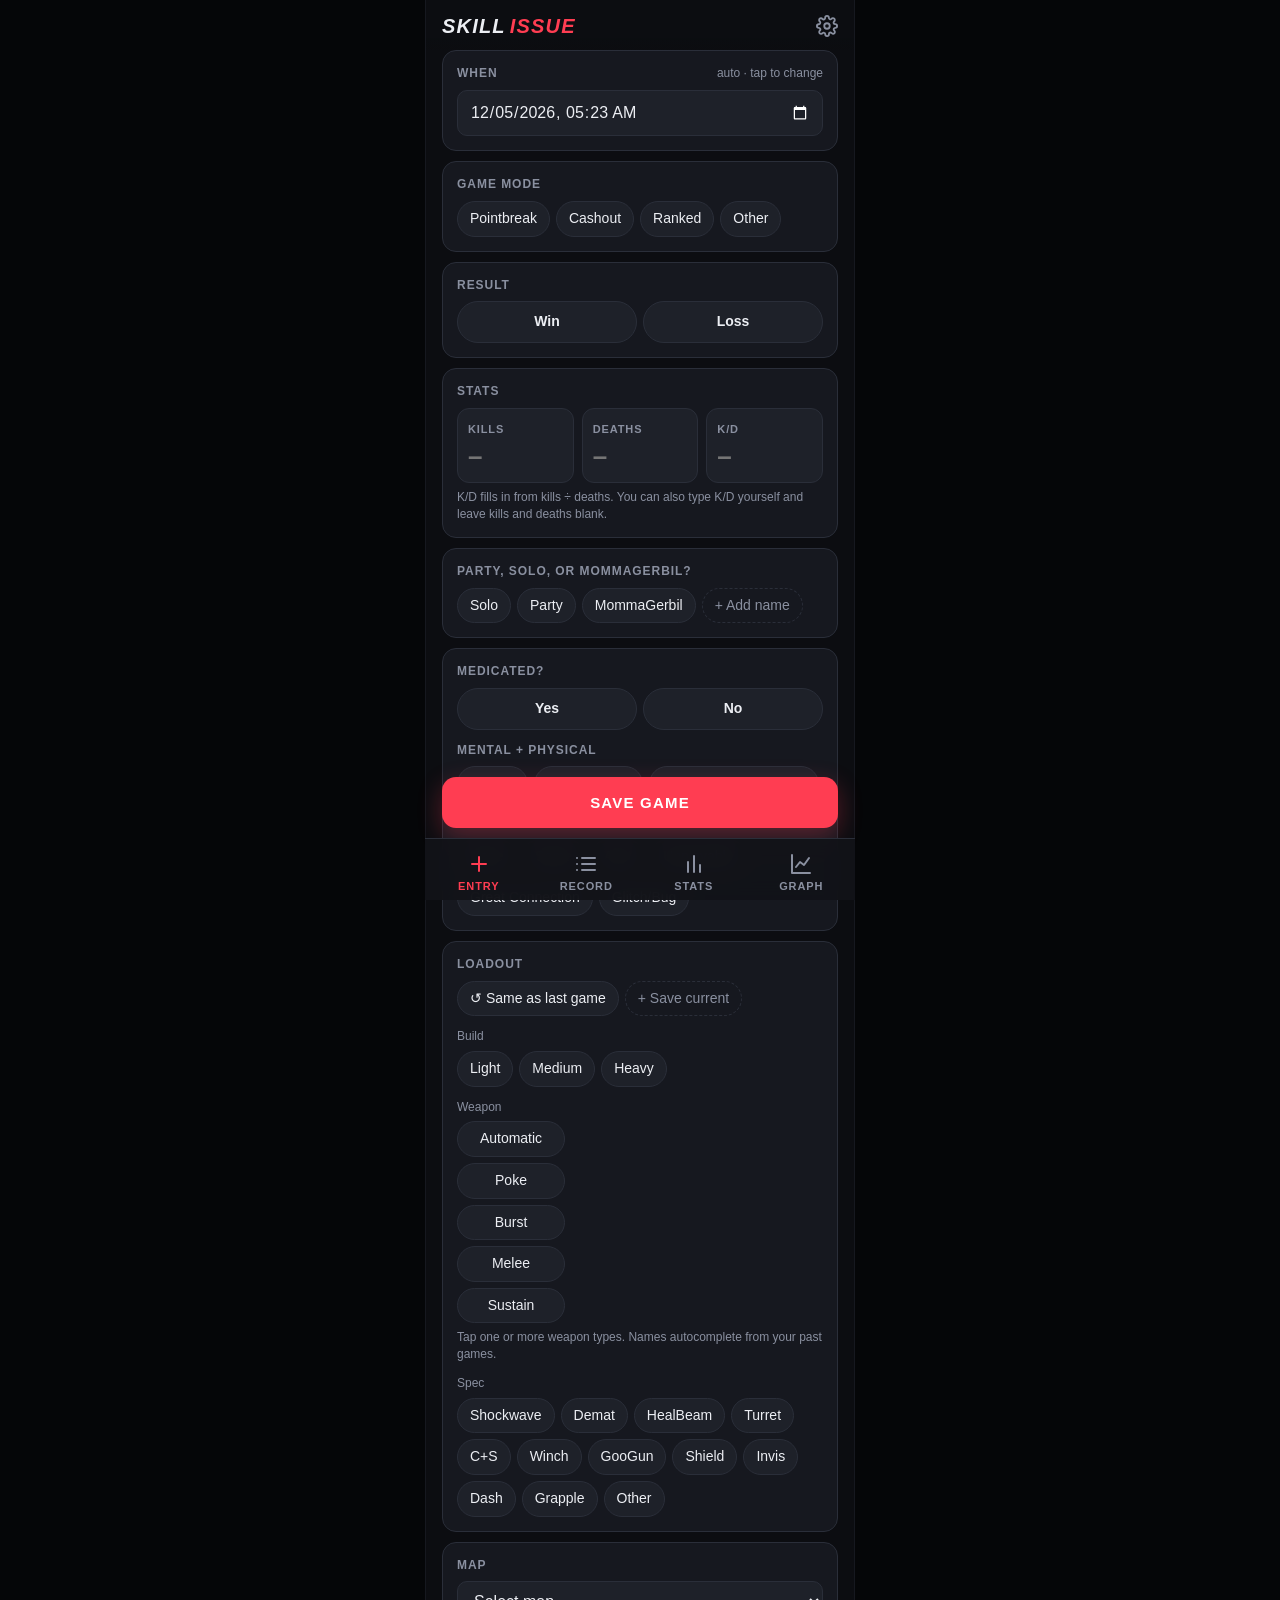
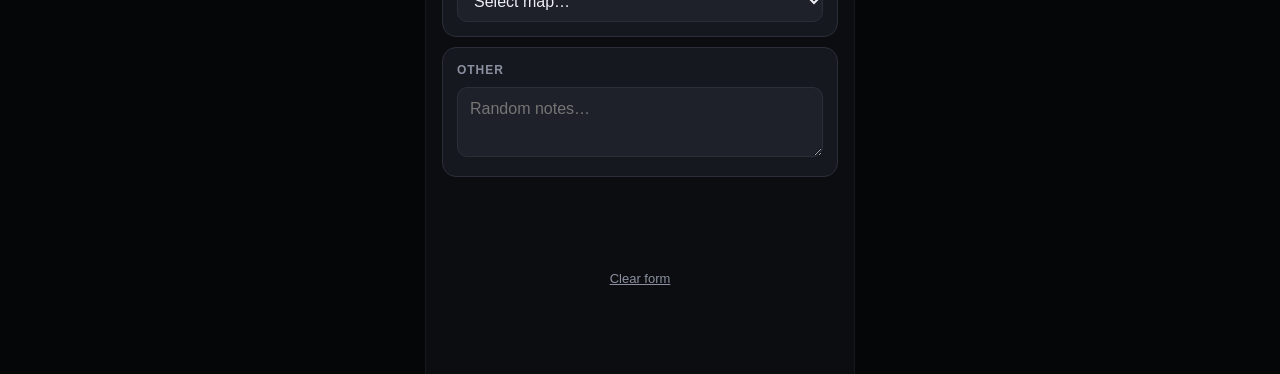
<file: index.html>
<!doctype html>
<html lang="en">
<head>
<meta charset="utf-8">
<meta name="viewport" content="width=device-width,initial-scale=1,viewport-fit=cover">
<title>Skill Issue</title>
<meta name="description" content="Log and graph your THE FINALS games.">
<meta name="theme-color" content="#0c0d11">
<meta name="apple-mobile-web-app-capable" content="yes">
<meta name="mobile-web-app-capable" content="yes">
<meta name="apple-mobile-web-app-status-bar-style" content="black-translucent">
<meta name="apple-mobile-web-app-title" content="Skill Issue">
<link rel="manifest" href="manifest.webmanifest">
<link rel="icon" type="image/png" sizes="192x192" href="icons/icon-192.png">
<link rel="apple-touch-icon" href="icons/apple-touch-icon.png">
<link rel="stylesheet" href="css/app.css">
<script src="vendor/chart.umd.min.js" defer></script>
<script type="module" src="js/main.js"></script>
</head>
<body>
<div id="app">
  <header class="top">
    <div class="brand">SKILL<span>ISSUE</span></div>
    <button id="settings" class="gear" aria-label="Settings and backup">
      <svg viewBox="0 0 24 24" fill="none" stroke="currentColor" stroke-width="2" stroke-linecap="round" stroke-linejoin="round"><circle cx="12" cy="12" r="3"/><path d="M19.4 15a1.7 1.7 0 0 0 .3 1.8l.1.1a2 2 0 1 1-2.8 2.8l-.1-.1a1.7 1.7 0 0 0-1.8-.3 1.7 1.7 0 0 0-1 1.5V21a2 2 0 1 1-4 0v-.1a1.7 1.7 0 0 0-1.1-1.5 1.7 1.7 0 0 0-1.8.3l-.1.1a2 2 0 1 1-2.8-2.8l.1-.1a1.7 1.7 0 0 0 .3-1.8 1.7 1.7 0 0 0-1.5-1H3a2 2 0 1 1 0-4h.1a1.7 1.7 0 0 0 1.5-1.1 1.7 1.7 0 0 0-.3-1.8l-.1-.1a2 2 0 1 1 2.8-2.8l.1.1a1.7 1.7 0 0 0 1.8.3H9a1.7 1.7 0 0 0 1-1.5V3a2 2 0 1 1 4 0v.1a1.7 1.7 0 0 0 1 1.5 1.7 1.7 0 0 0 1.8-.3l.1-.1a2 2 0 1 1 2.8 2.8l-.1.1a1.7 1.7 0 0 0-.3 1.8V9a1.7 1.7 0 0 0 1.5 1H21a2 2 0 1 1 0 4h-.1a1.7 1.7 0 0 0-1.5 1z"/></svg>
    </button>
  </header>

  <!-- ENTRY -->
  <section id="tab-entry" class="tab active">
    <div id="sessbar" class="sessbar hide" role="button"></div>
    <div id="editbar" class="editbar hide"><span>Editing an entry</span><button id="cancel-edit">Cancel</button></div>

    <div class="card">
      <div class="lbl">When <span class="lbl-note">auto · tap to change</span></div>
      <input type="datetime-local" id="f-ts" class="txt">
    </div>

    <div class="card">
      <div class="lbl">Game mode</div>
      <div class="chips" id="c-mode"></div>
      <input id="f-modeOther" class="txt sub hide" placeholder="Which mode?">
    </div>

    <div class="card">
      <div class="lbl">Result</div>
      <div class="chips big" id="c-result"></div>
      <div id="place-wrap" class="sub hide">
        <div class="sublbl">Placement</div>
        <div class="chips big grid3" id="c-place"></div>
      </div>
      <div id="stage-wrap" class="sub hide">
        <div class="sublbl">Ranked stage</div>
        <div class="chips" id="c-stage"></div>
      </div>
      <div id="rs-wrap" class="sub hide">
        <div class="sublbl">RS gained / lost <span style="opacity:.7">· graphed as win if +, loss if −</span></div>
        <div class="rs"><button type="button" id="rs-plus" class="pos" aria-label="RS gained">+</button><button type="button" id="rs-minus" class="neg" aria-label="RS lost">−</button><input id="f-rs" class="txt" inputmode="numeric" pattern="[0-9]*" placeholder="0" autocomplete="off"></div>
        <div class="sub sublbl">or your total RS after the game</div>
        <input id="f-rstotal" class="txt" inputmode="numeric" pattern="[0-9]*" placeholder="e.g. 24,471" autocomplete="off">
        <div id="rs-hint" class="hint"></div>
      </div>
    </div>

    <div class="card">
      <div class="lbl">Stats</div>
      <div class="stats">
        <div class="stat"><label for="f-k">Kills</label><input id="f-k" inputmode="numeric" pattern="[0-9]*" placeholder="–" autocomplete="off"></div>
        <div class="stat"><label for="f-d">Deaths</label><input id="f-d" inputmode="numeric" pattern="[0-9]*" placeholder="–" autocomplete="off"></div>
        <div class="stat" id="kd-stat"><label for="f-kd">K/D</label><span class="tag">AUTO</span><input id="f-kd" inputmode="decimal" placeholder="–" autocomplete="off"></div>
      </div>
      <div class="hint">K/D fills in from kills ÷ deaths. You can also type K/D yourself and leave kills and deaths blank.</div>
    </div>

    <div class="card">
      <div class="lbl">Party, Solo, or MommaGerbil?</div>
      <div class="chips" id="c-squad"></div>
      <div id="friend-add" class="inline hide"><input id="friend-name" class="txt" placeholder="Name" autocomplete="off"><button class="btn primary" id="friend-ok">Add</button></div>
      <div id="party-wrap" class="hide">
        <div class="sub sublbl">Party size</div>
        <div class="chips" id="c-psize"></div>
        <div class="sub sublbl">Teammate skill level</div>
        <select id="f-teammate" class="txt"></select>
      </div>
    </div>

    <div class="card">
      <div class="lbl">Medicated?</div>
      <div class="chips big" id="c-med"></div>
      <div class="sub lbl">Mental + Physical</div>
      <div class="chips" id="c-mental"></div>
      <div class="sub lbl">Lag?</div>
      <div class="chips" id="c-lag"></div>
    </div>

    <div class="card">
      <div class="lbl">Loadout</div>
      <div class="chips" id="c-saved"></div>
      <div id="saveload" class="inline hide"><input id="saveload-name" class="txt" placeholder="Name this loadout, e.g. Heavy Goo" autocomplete="off"><button class="btn primary" id="saveload-ok">Save</button></div>
      <div class="sub sublbl">Build</div>
      <div class="chips" id="c-build"></div>
      <div class="sub sublbl">Weapon</div>
      <div id="weapons"></div>
      <div class="sub sublbl">Spec</div>
      <div class="chips" id="c-spec"></div>
      <input id="f-specOther" class="txt sub hide" placeholder="Other spec">
    </div>

    <div class="card">
      <div class="lbl">Map</div>
      <select id="f-map" class="txt"></select>
      <input id="f-mapOther" class="txt sub hide" placeholder="">
    </div>

    <div class="card">
      <div class="lbl">Other</div>
      <textarea id="f-notes" class="txt" placeholder="Random notes…"></textarea>
    </div>

    <button class="save" id="save">Save game</button>
    <button class="linkbtn" id="clear-form">Clear form</button>
  </section>

  <!-- RECORD -->
  <section id="tab-record" class="tab">
    <h2 id="rec-count">Record</h2>
    <div id="rec-summary" class="rec-summary"></div>
    <div class="toolbar">
      <div class="seg" id="rec-sort" style="flex:none"><button data-v="new" class="on">Newest</button><button data-v="old">Oldest</button></div>
      <div class="row"><button class="btn sm" id="exp-xlsx">Export .xlsx</button><button class="btn sm" id="exp-csv">.csv</button></div>
    </div>
    <div id="rec-list"></div>
  </section>

  <!-- STATS -->
  <section id="tab-stats" class="tab">
    <h2>Stats</h2>
    <div id="stats-root"></div>
  </section>

  <!-- GRAPH -->
  <section id="tab-graph" class="tab">
    <h2>Graph</h2>
    <div class="gctl">
      <div class="seg" id="g-metric"></div>
      <div class="seg" id="g-range"></div>
      <div class="seg" id="g-view"></div>
    </div>
    <div class="card">
      <div class="chartwrap"><canvas id="chart"></canvas><div id="chart-empty" class="chart-empty hide"></div></div>
      <div class="legendnote"><span><i class="c"></i>single build</span><span><i></i>= mixed build</span><span id="metric-note"></span></div>
    </div>
    <div class="row" style="justify-content:space-between;margin:14px 2px 8px">
      <h2 style="margin:0">Lines</h2>
      <div class="row"><select id="g-preset" class="txt preset"></select><button class="btn sm" id="g-savepreset">Save preset</button></div>
    </div>
    <div id="presetsave" class="inline hide" style="margin-bottom:8px"><input id="preset-name" class="txt" placeholder="Preset name, e.g. Medium weapons compare" autocomplete="off"><button class="btn primary" id="preset-ok">Save</button></div>
    <div id="g-lines"></div>
    <button class="add" id="g-add">+ Add line</button>
    <div class="row" style="margin:14px 0 20px;justify-content:flex-end"><button class="btn sm" id="g-png">Export PNG</button><button class="btn sm" id="g-csv">Export data .csv</button></div>
  </section>

  <nav class="bottom">
    <button data-tab="entry" class="on"><svg viewBox="0 0 24 24" fill="none" stroke="currentColor" stroke-width="2" stroke-linecap="round"><path d="M12 5v14M5 12h14"/></svg>Entry</button>
    <button data-tab="record"><svg viewBox="0 0 24 24" fill="none" stroke="currentColor" stroke-width="2" stroke-linecap="round"><path d="M8 6h13M8 12h13M8 18h13M3 6h.01M3 12h.01M3 18h.01"/></svg>Record</button>
    <button data-tab="stats"><svg viewBox="0 0 24 24" fill="none" stroke="currentColor" stroke-width="2" stroke-linecap="round"><path d="M6 20V10M12 20V4M18 20v-7"/></svg>Stats</button>
    <button data-tab="graph"><svg viewBox="0 0 24 24" fill="none" stroke="currentColor" stroke-width="2" stroke-linecap="round" stroke-linejoin="round"><path d="M3 3v18h18"/><path d="M7 15l4-5 4 3 5-7"/></svg>Graph</button>
  </nav>

  <div class="scrim" id="scrim"></div>
  <div class="sheet" id="sheet"></div>
  <div id="toast" role="status" aria-live="polite"></div>
</div>
</body>
</html>
</file>
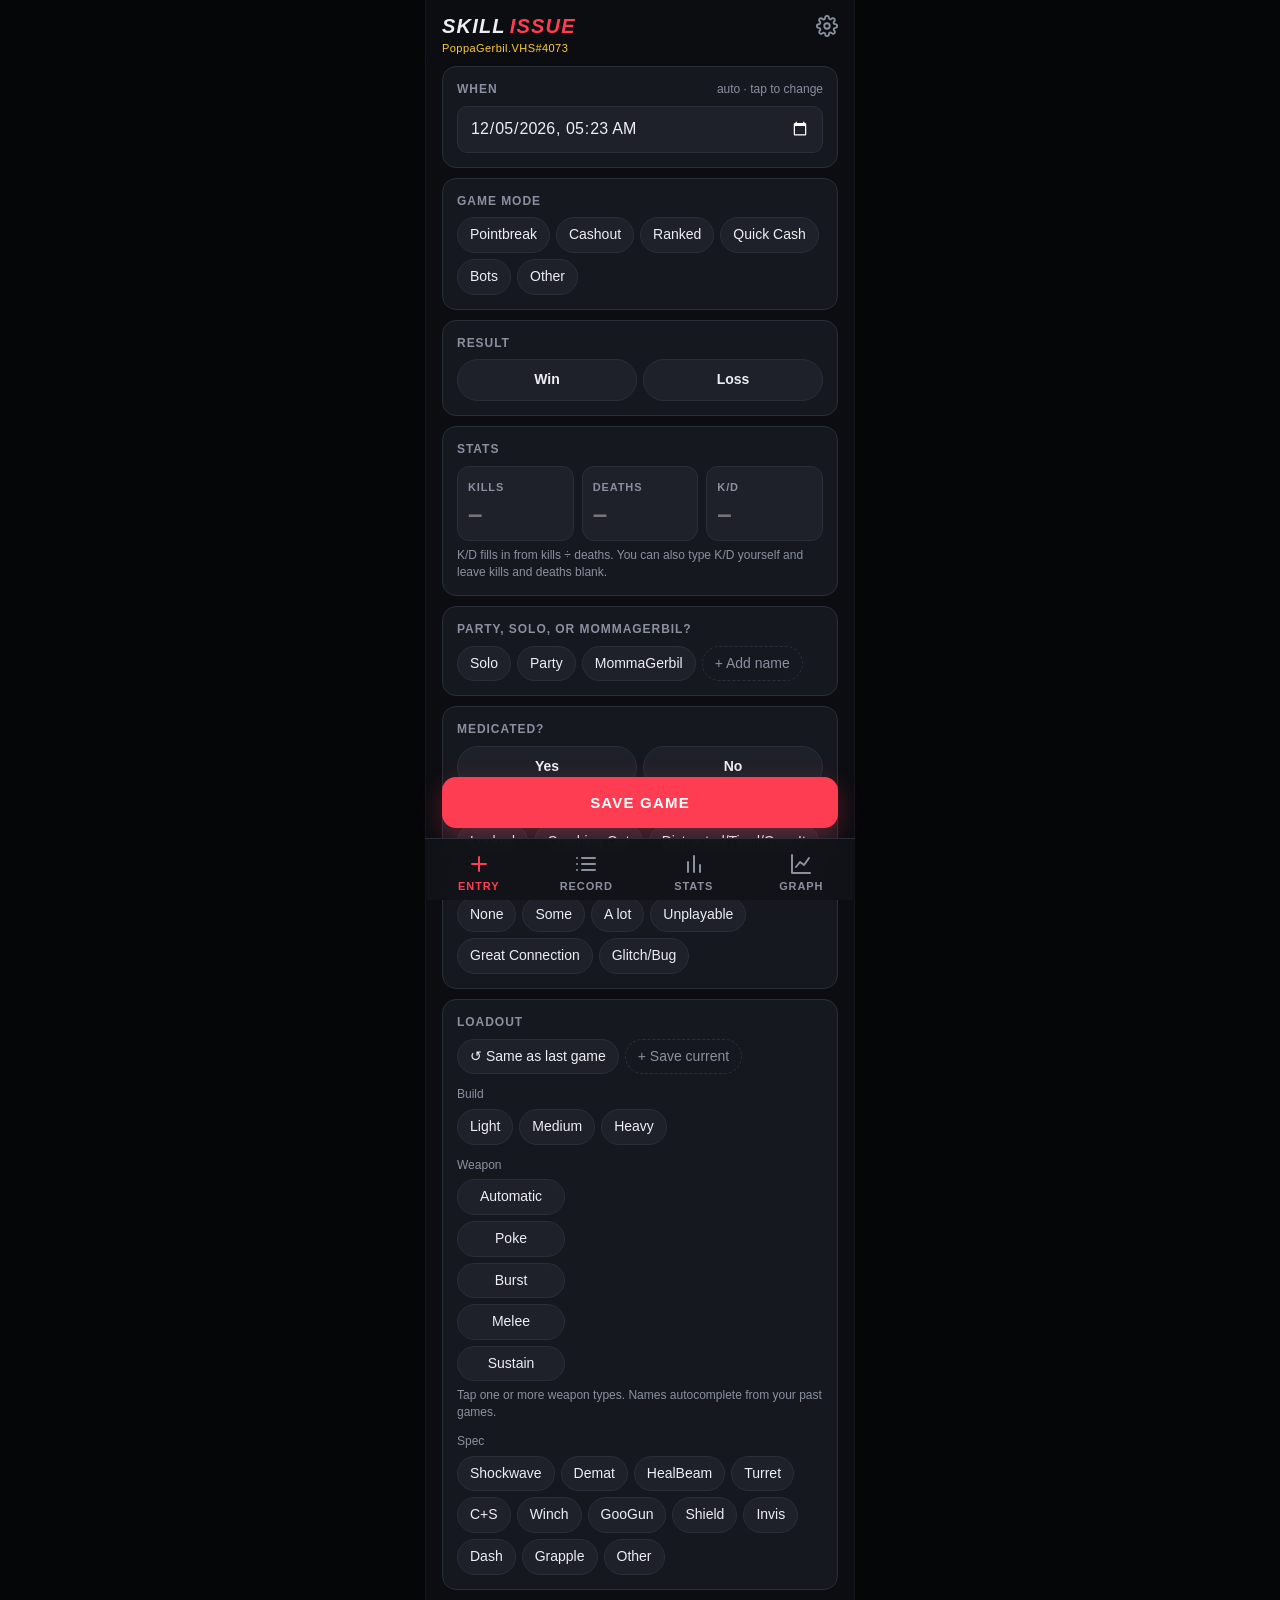
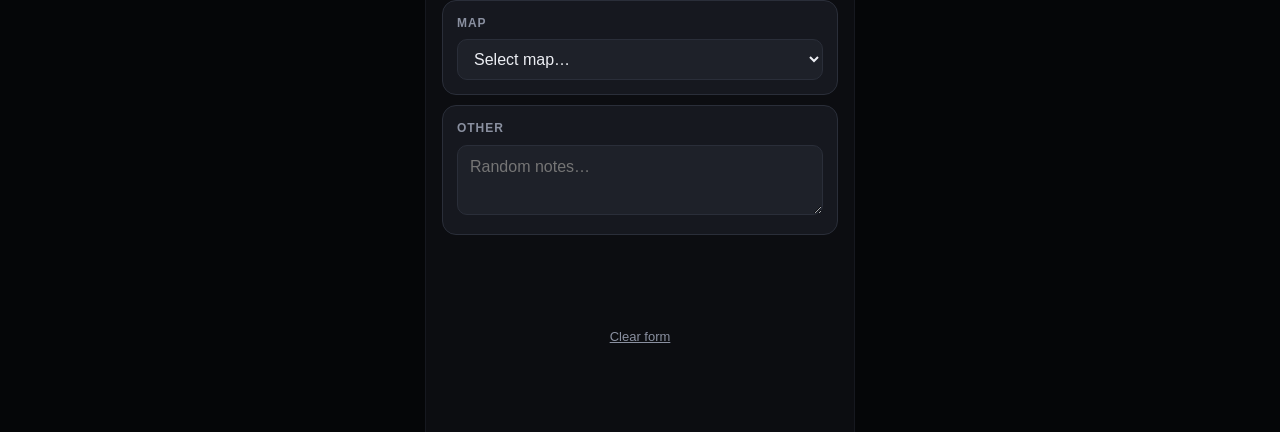
<file: me/index.html>
<!doctype html>
<!-- GENERATED by tools/build_personal.py from index.html. Edit index.html, then re-run. -->
<html lang="en">
<head>
<meta charset="utf-8">
<base href="../">
<meta name="si-app" content="me">
<meta name="viewport" content="width=device-width,initial-scale=1,viewport-fit=cover">
<title>Skill Issue · PoppaGerbil</title>
<meta name="description" content="Log and graph your THE FINALS games.">
<meta name="theme-color" content="#0c0d11">
<meta name="apple-mobile-web-app-capable" content="yes">
<meta name="mobile-web-app-capable" content="yes">
<meta name="apple-mobile-web-app-status-bar-style" content="black-translucent">
<meta name="apple-mobile-web-app-title" content="Poppa SI">
<link rel="manifest" href="me/manifest.webmanifest">
<link rel="icon" type="image/png" sizes="192x192" href="icons/me-192.png">
<link rel="apple-touch-icon" href="icons/me-apple-touch-icon.png">
<link rel="stylesheet" href="css/app.css">
<script src="vendor/chart.umd.min.js" defer></script>
<script type="module" src="js/main.js"></script>
</head>
<body>
<div id="app">
  <header class="top">
    <div class="brand">SKILL<span>ISSUE</span></div>
    <button id="settings" class="gear" aria-label="Settings and backup">
      <svg viewBox="0 0 24 24" fill="none" stroke="currentColor" stroke-width="2" stroke-linecap="round" stroke-linejoin="round"><circle cx="12" cy="12" r="3"/><path d="M19.4 15a1.7 1.7 0 0 0 .3 1.8l.1.1a2 2 0 1 1-2.8 2.8l-.1-.1a1.7 1.7 0 0 0-1.8-.3 1.7 1.7 0 0 0-1 1.5V21a2 2 0 1 1-4 0v-.1a1.7 1.7 0 0 0-1.1-1.5 1.7 1.7 0 0 0-1.8.3l-.1.1a2 2 0 1 1-2.8-2.8l.1-.1a1.7 1.7 0 0 0 .3-1.8 1.7 1.7 0 0 0-1.5-1H3a2 2 0 1 1 0-4h.1a1.7 1.7 0 0 0 1.5-1.1 1.7 1.7 0 0 0-.3-1.8l-.1-.1a2 2 0 1 1 2.8-2.8l.1.1a1.7 1.7 0 0 0 1.8.3H9a1.7 1.7 0 0 0 1-1.5V3a2 2 0 1 1 4 0v.1a1.7 1.7 0 0 0 1 1.5 1.7 1.7 0 0 0 1.8-.3l.1-.1a2 2 0 1 1 2.8 2.8l-.1.1a1.7 1.7 0 0 0-.3 1.8V9a1.7 1.7 0 0 0 1.5 1H21a2 2 0 1 1 0 4h-.1a1.7 1.7 0 0 0-1.5 1z"/></svg>
    </button>
  </header>

  <!-- ENTRY -->
  <section id="tab-entry" class="tab active">
    <div id="sessbar" class="sessbar hide" role="button"></div>
    <div id="editbar" class="editbar hide"><span>Editing an entry</span><button id="cancel-edit">Cancel</button></div>

    <div class="card">
      <div class="lbl">When <span class="lbl-note">auto · tap to change</span></div>
      <input type="datetime-local" id="f-ts" class="txt">
    </div>

    <div class="card">
      <div class="lbl">Game mode</div>
      <div class="chips" id="c-mode"></div>
      <input id="f-modeOther" class="txt sub hide" placeholder="Which mode?">
    </div>

    <div class="card">
      <div class="lbl">Result</div>
      <div class="chips big" id="c-result"></div>
      <div id="place-wrap" class="sub hide">
        <div class="sublbl">Placement</div>
        <div class="chips big grid3" id="c-place"></div>
      </div>
      <div id="stage-wrap" class="sub hide">
        <div class="sublbl">Ranked stage</div>
        <div class="chips" id="c-stage"></div>
      </div>
      <div id="rs-wrap" class="sub hide">
        <div class="sublbl">RS gained / lost <span style="opacity:.7">· graphed as win if +, loss if −</span></div>
        <div class="rs"><button type="button" id="rs-plus" class="pos" aria-label="RS gained">+</button><button type="button" id="rs-minus" class="neg" aria-label="RS lost">−</button><input id="f-rs" class="txt" inputmode="numeric" pattern="[0-9]*" placeholder="0" autocomplete="off"></div>
        <div class="sub sublbl">or your total RS after the game</div>
        <input id="f-rstotal" class="txt" inputmode="numeric" pattern="[0-9]*" placeholder="e.g. 24,471" autocomplete="off">
        <div id="rs-hint" class="hint"></div>
      </div>
    </div>

    <div class="card">
      <div class="lbl">Stats</div>
      <div class="stats">
        <div class="stat"><label for="f-k">Kills</label><input id="f-k" inputmode="numeric" pattern="[0-9]*" placeholder="–" autocomplete="off"></div>
        <div class="stat"><label for="f-d">Deaths</label><input id="f-d" inputmode="numeric" pattern="[0-9]*" placeholder="–" autocomplete="off"></div>
        <div class="stat" id="kd-stat"><label for="f-kd">K/D</label><span class="tag">AUTO</span><input id="f-kd" inputmode="decimal" placeholder="–" autocomplete="off"></div>
      </div>
      <div class="hint">K/D fills in from kills ÷ deaths. You can also type K/D yourself and leave kills and deaths blank.</div>
    </div>

    <div class="card">
      <div class="lbl">Party, Solo, or MommaGerbil?</div>
      <div class="chips" id="c-squad"></div>
      <div id="friend-add" class="inline hide"><input id="friend-name" class="txt" placeholder="Name" autocomplete="off"><button class="btn primary" id="friend-ok">Add</button></div>
      <div id="party-wrap" class="hide">
        <div class="sub sublbl">Party size</div>
        <div class="chips" id="c-psize"></div>
        <div class="sub sublbl">Teammate skill level</div>
        <select id="f-teammate" class="txt"></select>
      </div>
    </div>

    <div class="card">
      <div class="lbl">Medicated?</div>
      <div class="chips big" id="c-med"></div>
      <div class="sub lbl">Mental + Physical</div>
      <div class="chips" id="c-mental"></div>
      <div class="sub lbl">Lag?</div>
      <div class="chips" id="c-lag"></div>
    </div>

    <div class="card">
      <div class="lbl">Loadout</div>
      <div class="chips" id="c-saved"></div>
      <div id="saveload" class="inline hide"><input id="saveload-name" class="txt" placeholder="Name this loadout, e.g. Heavy Goo" autocomplete="off"><button class="btn primary" id="saveload-ok">Save</button></div>
      <div class="sub sublbl">Build</div>
      <div class="chips" id="c-build"></div>
      <div class="sub sublbl">Weapon</div>
      <div id="weapons"></div>
      <div class="sub sublbl">Spec</div>
      <div class="chips" id="c-spec"></div>
      <input id="f-specOther" class="txt sub hide" placeholder="Other spec">
    </div>

    <div class="card">
      <div class="lbl">Map</div>
      <select id="f-map" class="txt"></select>
      <input id="f-mapOther" class="txt sub hide" placeholder="">
    </div>

    <div class="card">
      <div class="lbl">Other</div>
      <textarea id="f-notes" class="txt" placeholder="Random notes…"></textarea>
    </div>

    <button class="save" id="save">Save game</button>
    <button class="linkbtn" id="clear-form">Clear form</button>
  </section>

  <!-- RECORD -->
  <section id="tab-record" class="tab">
    <h2 id="rec-count">Record</h2>
    <div id="rec-summary" class="rec-summary"></div>
    <div class="toolbar">
      <div class="seg" id="rec-sort" style="flex:none"><button data-v="new" class="on">Newest</button><button data-v="old">Oldest</button></div>
      <div class="row"><button class="btn sm" id="exp-xlsx">Export .xlsx</button><button class="btn sm" id="exp-csv">.csv</button></div>
    </div>
    <div id="rec-list"></div>
  </section>

  <!-- STATS -->
  <section id="tab-stats" class="tab">
    <h2>Stats</h2>
    <div id="stats-root"></div>
  </section>

  <!-- GRAPH -->
  <section id="tab-graph" class="tab">
    <h2>Graph</h2>
    <div class="gctl">
      <div class="seg" id="g-metric"></div>
      <div class="seg" id="g-range"></div>
      <div class="seg" id="g-view"></div>
    </div>
    <div class="card">
      <div class="chartwrap"><canvas id="chart"></canvas><div id="chart-empty" class="chart-empty hide"></div></div>
      <div class="legendnote"><span><i class="c"></i>single build</span><span><i></i>= mixed build</span><span id="metric-note"></span></div>
    </div>
    <div class="row" style="justify-content:space-between;margin:14px 2px 8px">
      <h2 style="margin:0">Lines</h2>
      <div class="row"><select id="g-preset" class="txt preset"></select><button class="btn sm" id="g-savepreset">Save preset</button></div>
    </div>
    <div id="presetsave" class="inline hide" style="margin-bottom:8px"><input id="preset-name" class="txt" placeholder="Preset name, e.g. Medium weapons compare" autocomplete="off"><button class="btn primary" id="preset-ok">Save</button></div>
    <div id="g-lines"></div>
    <button class="add" id="g-add">+ Add line</button>
    <div class="row" style="margin:14px 0 20px;justify-content:flex-end"><button class="btn sm" id="g-png">Export PNG</button><button class="btn sm" id="g-csv">Export data .csv</button></div>
  </section>

  <nav class="bottom">
    <button data-tab="entry" class="on"><svg viewBox="0 0 24 24" fill="none" stroke="currentColor" stroke-width="2" stroke-linecap="round"><path d="M12 5v14M5 12h14"/></svg>Entry</button>
    <button data-tab="record"><svg viewBox="0 0 24 24" fill="none" stroke="currentColor" stroke-width="2" stroke-linecap="round"><path d="M8 6h13M8 12h13M8 18h13M3 6h.01M3 12h.01M3 18h.01"/></svg>Record</button>
    <button data-tab="stats"><svg viewBox="0 0 24 24" fill="none" stroke="currentColor" stroke-width="2" stroke-linecap="round"><path d="M6 20V10M12 20V4M18 20v-7"/></svg>Stats</button>
    <button data-tab="graph"><svg viewBox="0 0 24 24" fill="none" stroke="currentColor" stroke-width="2" stroke-linecap="round" stroke-linejoin="round"><path d="M3 3v18h18"/><path d="M7 15l4-5 4 3 5-7"/></svg>Graph</button>
  </nav>

  <div class="scrim" id="scrim"></div>
  <div class="sheet" id="sheet"></div>
  <div id="toast" role="status" aria-live="polite"></div>
</div>
</body>
</html>
</file>
<file: css/app.css>
:root {
  --bg: #0c0d11; --panel: #16181f; --panel2: #1e2129; --line: #2a2e39; --text: #eceef3; --muted: #8a90a0;
  --accent: #ff3d52; --accent2: #ffcc33; --win: #35d07f; --loss: #ff5a67; --radius: 14px;
  --nav-h: calc(62px + env(safe-area-inset-bottom));
  color-scheme: dark;
}
* { box-sizing: border-box; -webkit-tap-highlight-color: transparent; }
html, body { margin: 0; background: var(--bg); color: var(--text); font: 15px/1.4 -apple-system, BlinkMacSystemFont, "Inter", "Segoe UI", sans-serif; -webkit-text-size-adjust: 100%; }
body.locked { overflow: hidden; }
@media (min-width: 470px) { html, body { background: #050608; } #app { border-left: 1px solid #16181f; border-right: 1px solid #16181f; } }
#app { max-width: 430px; margin: 0 auto; min-height: 100vh; min-height: 100dvh; background: var(--bg); position: relative; padding-bottom: calc(var(--nav-h) + 16px); }
button, input, select, textarea { font: inherit; color: inherit; }
button { cursor: pointer; }
/* 16px+ on inputs stops iPhone Safari from zooming in when a field is tapped */
input, select, textarea { font-size: 16px; }

header.top { position: sticky; top: 0; z-index: 5; display: flex; align-items: center; justify-content: space-between; padding: calc(12px + env(safe-area-inset-top)) 16px 10px; background: linear-gradient(var(--bg) 75%, transparent); }
.brand { font-weight: 900; letter-spacing: .06em; font-size: 20px; font-style: italic; }
.brand span { color: var(--accent); margin-left: 4px; }
.gear { background: none; border: none; color: var(--muted); padding: 6px; margin: -6px; }
.gear svg { width: 22px; height: 22px; display: block; }

.tab { display: none; padding: 0 16px; }
.tab.active { display: block; }
h2 { font-size: 13px; letter-spacing: .12em; text-transform: uppercase; color: var(--muted); margin: 14px 2px 8px; font-weight: 700; }
.card { background: var(--panel); border: 1px solid var(--line); border-radius: var(--radius); padding: 14px; margin-bottom: 10px; }
.lbl { font-size: 12px; font-weight: 700; letter-spacing: .08em; text-transform: uppercase; color: var(--muted); margin-bottom: 8px; display: flex; justify-content: space-between; align-items: center; }
.lbl-note { text-transform: none; letter-spacing: 0; font-weight: 500; }
.sub { margin-top: 12px; }
.sublbl { font-size: 12px; color: var(--muted); margin-bottom: 6px; }
.muted { color: var(--muted); font-size: 13px; }
.chips { display: flex; flex-wrap: wrap; gap: 6px; }
.chip { border: 1px solid var(--line); background: var(--panel2); border-radius: 99px; padding: 7px 12px; font-size: 14px; white-space: nowrap; transition: background .12s, border-color .12s; }
.chip.on { background: var(--accent); border-color: var(--accent); color: #fff; font-weight: 600; }
.chip.ghost { background: transparent; border-style: dashed; color: var(--muted); }
.chips.big .chip { flex: 1; text-align: center; padding: 10px 0; font-weight: 700; }
.chips.big .chip.on.w { background: var(--win); border-color: var(--win); color: #062414; }
.chips.big .chip.on.l { background: var(--loss); border-color: var(--loss); }
.chips.grid3 { display: grid; grid-template-columns: repeat(3, 1fr); }
.txt { width: 100%; background: var(--panel2); border: 1px solid var(--line); border-radius: 10px; padding: 10px 12px; outline: none; }
.txt:focus { border-color: var(--accent); }
textarea.txt { min-height: 70px; resize: vertical; }
input[type="datetime-local"].txt { min-height: 44px; }
.row { display: flex; gap: 8px; align-items: center; }
.hint { font-size: 12px; color: var(--muted); margin-top: 6px; }
.hide { display: none !important; }

.stats { display: grid; grid-template-columns: 1fr 1fr 1fr; gap: 8px; }
.stat { background: var(--panel2); border: 1px solid var(--line); border-radius: 12px; padding: 8px 10px; position: relative; }
.stat label { font-size: 11px; color: var(--muted); letter-spacing: .08em; text-transform: uppercase; font-weight: 700; }
.stat input { width: 100%; background: none; border: none; outline: none; font-size: 26px; font-weight: 800; padding: 0; }
.stat .tag { position: absolute; top: 7px; right: 8px; font-size: 9px; letter-spacing: .1em; color: var(--muted); display: none; }
.stat.auto .tag { display: block; }

/* K/D tiers: under 1 red, 1–1.99 yellow, 2–2.99 green, 3+ shiny ruby */
.kd-bad { color: #ff5a67 !important; }
.kd-ok { color: #ffcc33 !important; }
.kd-good { color: #35d07f !important; }
.kd-ruby { color: #e0115f !important; animation: ruby 2.2s ease-in-out infinite; }
@keyframes ruby {
  0%, 100% { color: #c2104f; text-shadow: 0 0 4px rgba(224, 17, 95, .45); }
  50% { color: #ff4d8d; text-shadow: 0 0 10px rgba(255, 77, 141, .9), 0 0 18px rgba(224, 17, 95, .5); }
}
@media (prefers-reduced-motion: reduce) { .kd-ruby { animation: none; text-shadow: 0 0 8px rgba(255, 77, 141, .8); } }

.rs { display: flex; gap: 8px; }
.rs button { width: 48px; flex: none; border-radius: 10px; border: 1px solid var(--line); background: var(--panel2); font-size: 20px; font-weight: 800; }
.rs button.pos { color: var(--win); } .rs button.neg { color: var(--loss); }
.rs button.on.pos { background: var(--win); border-color: var(--win); color: #062414; }
.rs button.on.neg { background: var(--loss); border-color: var(--loss); color: #fff; }

.wrow { display: grid; grid-template-columns: 108px 1fr; gap: 8px; align-items: center; margin-bottom: 6px; }
.wrow .chip { text-align: center; }
.wrow input { padding: 8px 10px; }

.save { position: sticky; bottom: calc(var(--nav-h) + 10px); margin: 14px 0 4px; width: 100%; padding: 15px; border: none; border-radius: 14px; background: var(--accent); color: #fff; font-weight: 800; letter-spacing: .08em; text-transform: uppercase; font-size: 15px; box-shadow: 0 8px 24px rgba(255, 61, 82, .3); z-index: 3; }
.save:active { transform: scale(.99); }
.linkbtn { display: block; margin: 6px auto 0; background: none; border: none; color: var(--muted); font-size: 13px; text-decoration: underline; padding: 8px; }
.editbar { background: #2b2210; border: 1px solid #5b4715; color: var(--accent2); border-radius: 12px; padding: 10px 12px; margin-bottom: 10px; display: flex; justify-content: space-between; align-items: center; font-size: 14px; }
.editbar button { background: none; border: 1px solid #5b4715; color: var(--accent2); border-radius: 8px; padding: 4px 10px; }
.inline { display: flex; gap: 6px; margin-top: 8px; }
.inline .txt { padding: 8px 10px; }
.btn { border: 1px solid var(--line); background: var(--panel2); border-radius: 10px; padding: 8px 12px; font-size: 14px; white-space: nowrap; }
.btn.primary { background: var(--accent); border-color: var(--accent); color: #fff; font-weight: 700; }
.btn.sm { padding: 6px 10px; font-size: 13px; }
.btn.danger, .btn.danger.primary { background: var(--loss); border-color: var(--loss); color: #fff; white-space: normal; }

nav.bottom { position: fixed; bottom: 0; left: 50%; transform: translateX(-50%); width: 100%; max-width: 430px; height: var(--nav-h); display: flex; background: rgba(18, 19, 24, .96); -webkit-backdrop-filter: blur(10px); backdrop-filter: blur(10px); border-top: 1px solid var(--line); padding: 8px 0 env(safe-area-inset-bottom); z-index: 10; }
nav.bottom button { flex: 1; background: none; border: none; color: var(--muted); display: flex; flex-direction: column; align-items: center; justify-content: center; gap: 3px; font-size: 11px; font-weight: 700; letter-spacing: .08em; text-transform: uppercase; }
nav.bottom button.on { color: var(--accent); }
nav svg { width: 24px; height: 24px; }

.toolbar { display: flex; gap: 6px; align-items: center; justify-content: space-between; margin: 4px 0 10px; flex-wrap: wrap; }
.rec { background: var(--panel); border: 1px solid var(--line); border-radius: var(--radius); padding: 12px 14px; margin-bottom: 8px; cursor: pointer; }
.rec .r1 { display: flex; justify-content: space-between; align-items: center; font-size: 12px; color: var(--muted); }
.rec .r2 { display: flex; justify-content: space-between; align-items: flex-end; margin-top: 4px; gap: 10px; }
.rec .title { font-weight: 700; font-size: 16px; }
.rec .rsv { font-size: 14px; } .rsv.pos { color: var(--win); } .rsv.neg { color: var(--loss); }
.rec .kd { font-size: 24px; font-weight: 900; line-height: 1; text-align: right; }
.rec .kd small { display: block; font-size: 11px; color: var(--muted); font-weight: 600; margin-top: 2px; }
.badge { font-size: 11px; font-weight: 800; padding: 2px 8px; border-radius: 99px; letter-spacing: .05em; }
.badge.W { background: rgba(53, 208, 127, .15); color: var(--win); } .badge.L { background: rgba(255, 90, 103, .15); color: var(--loss); }
.tags { display: flex; flex-wrap: wrap; gap: 4px; margin-top: 8px; }
.tags span { font-size: 11px; background: var(--panel2); border: 1px solid var(--line); border-radius: 6px; padding: 2px 6px; color: #c5c9d4; }
.tags span.warn { border-color: #5b4715; color: var(--accent2); }
.detail { margin-top: 10px; padding-top: 10px; border-top: 1px solid var(--line); font-size: 13px; color: #c5c9d4; }
.detail div { margin-bottom: 3px; }
.detail b { color: var(--muted); font-weight: 600; }
.empty { text-align: center; color: var(--muted); padding: 50px 20px; font-size: 14px; }
.empty .big { font-size: 18px; font-weight: 800; color: var(--text); margin-bottom: 6px; }

.seg { display: flex; background: var(--panel2); border: 1px solid var(--line); border-radius: 10px; padding: 3px; gap: 2px; overflow-x: auto; scrollbar-width: none; }
.seg button { flex: 1; border: none; background: none; border-radius: 8px; padding: 7px 8px; font-size: 13px; font-weight: 600; color: var(--muted); white-space: nowrap; }
.seg button.on { background: var(--accent); color: #fff; }
.gctl { display: grid; gap: 8px; margin-bottom: 10px; }
.chartwrap { height: 290px; position: relative; }
.chart-empty { position: absolute; inset: 0; display: flex; align-items: center; justify-content: center; text-align: center; color: var(--muted); font-size: 14px; padding: 30px; pointer-events: none; }
.legendnote { display: flex; gap: 14px; font-size: 12px; color: var(--muted); margin-top: 8px; flex-wrap: wrap; }
.legendnote i { display: inline-block; width: 9px; height: 9px; background: var(--muted); margin-right: 5px; vertical-align: middle; }
.legendnote i.c { border-radius: 50%; }
.txt.preset { padding: 6px 8px; width: auto; max-width: 150px; font-size: 13px; }
.ln { display: flex; align-items: center; gap: 8px; background: var(--panel); border: 1px solid var(--line); border-radius: 12px; padding: 10px 12px; margin-bottom: 6px; }
.ln.off { opacity: .45; }
.ln .dot { width: 12px; height: 12px; border-radius: 50%; flex: none; }
.ln .meta { flex: 1; min-width: 0; }
.ln .name { font-weight: 700; font-size: 14px; }
.ln .count { color: var(--muted); font-weight: 500; font-size: 12px; }
.ln .sum { font-size: 12px; color: var(--muted); white-space: nowrap; overflow: hidden; text-overflow: ellipsis; }
.ln .ib { background: none; border: none; color: var(--muted); padding: 6px; }
.ln .ib svg { width: 18px; height: 18px; display: block; }
.add { width: 100%; border: 1px dashed var(--line); background: none; color: var(--text); border-radius: 12px; padding: 11px; font-weight: 700; }

.scrim { position: fixed; inset: 0; background: rgba(0, 0, 0, .6); z-index: 20; display: none; }
.scrim.open { display: block; }
.sheet { position: fixed; left: 50%; transform: translateX(-50%); bottom: 0; width: 100%; max-width: 430px; max-height: 88vh; max-height: 88dvh; overflow: auto; overscroll-behavior: contain; background: var(--bg); border-top: 1px solid var(--line); border-radius: 18px 18px 0 0; z-index: 21; padding: 8px 16px calc(24px + env(safe-area-inset-bottom)); display: none; }
.sheet.open { display: block; }
.grab { width: 40px; height: 4px; border-radius: 4px; background: var(--line); margin: 4px auto 10px; }
.sheethead { display: flex; justify-content: space-between; align-items: center; position: sticky; top: -8px; background: var(--bg); padding: 6px 0 10px; z-index: 2; }
.swatches { display: flex; gap: 8px; flex-wrap: wrap; }
.sw { width: 30px; height: 30px; border-radius: 50%; border: 2px solid transparent; cursor: pointer; }
.sw.on { border-color: #fff; }
.fsec { margin-top: 14px; }
.fsec .sublbl { display: flex; justify-content: space-between; gap: 8px; }
.fsec .sublbl em { font-style: normal; color: var(--accent2); white-space: nowrap; }
.mrow { display: flex; justify-content: space-between; align-items: center; gap: 8px; padding: 6px 0; border-bottom: 1px solid var(--line); }
.mrow:last-child { border-bottom: none; }

#toast { position: fixed; left: 50%; bottom: calc(var(--nav-h) + 20px); transform: translateX(-50%) translateY(20px); background: #fff; color: #111; padding: 10px 16px; border-radius: 99px; font-weight: 600; font-size: 14px; opacity: 0; pointer-events: none; transition: .2s; z-index: 40; max-width: 90vw; text-align: center; }
#toast.show { opacity: 1; transform: translateX(-50%) translateY(0); }

/* ---------- Stats tab ---------- */
.pos { color: var(--win); } .neg { color: var(--loss); }
.rec-summary { margin: -4px 2px 10px; font-size: 13px; color: var(--muted); font-weight: 600; }
.tiles { display: grid; grid-template-columns: repeat(auto-fit, minmax(118px, 1fr)); gap: 8px; }
.tile { background: var(--panel2); border: 1px solid var(--line); border-radius: 12px; padding: 8px 10px; min-width: 0; }
.tile > span { display: block; font-size: 11px; color: var(--muted); letter-spacing: .08em; text-transform: uppercase; font-weight: 700; }
.tile b { display: block; font-size: 22px; font-weight: 900; line-height: 1.2; }
.tile small { display: block; font-size: 11px; color: var(--muted); overflow: hidden; text-overflow: ellipsis; white-space: nowrap; }
.kd-bad-bg { background: #ff5a67; } .kd-ok-bg { background: #ffcc33; } .kd-good-bg { background: #35d07f; } .kd-ruby-bg { background: #e0115f; }
.tierbar { display: flex; height: 10px; border-radius: 6px; overflow: hidden; gap: 2px; }
.tierbar i { display: block; min-width: 4px; }
.tierlegend { display: flex; flex-wrap: wrap; gap: 10px; font-size: 12px; color: var(--muted); margin-top: 6px; }
.tierlegend i { display: inline-block; width: 9px; height: 9px; border-radius: 2px; margin-right: 5px; vertical-align: middle; }
.bar { display: grid; grid-template-columns: 1fr 1.2fr auto; gap: 8px; align-items: center; font-size: 13px; margin-bottom: 5px; }
.bar div { height: 8px; background: var(--panel2); border-radius: 5px; overflow: hidden; }
.bar div i { display: block; height: 100%; background: var(--accent); border-radius: 5px; }
.bar em { font-style: normal; color: var(--muted); font-size: 12px; min-width: 64px; text-align: right; }
.hl div { font-size: 14px; padding: 7px 0; border-bottom: 1px solid var(--line); color: #c5c9d4; }
.hl div:last-child { border-bottom: none; }
.hl b { color: var(--text); }
details.bd { padding: 0; }
details.bd summary { list-style: none; display: flex; justify-content: space-between; align-items: center; padding: 13px 14px; font-weight: 700; cursor: pointer; }
details.bd summary::-webkit-details-marker { display: none; }
details.bd summary em { font-style: normal; color: var(--muted); font-size: 12px; font-weight: 600; }
details.bd summary em::after { content: ' ▾'; }
details.bd[open] summary em::after { content: ' ▴'; }
details.bd > :not(summary) { margin: 0 14px 12px; }
table.bt { width: calc(100% - 28px); border-collapse: collapse; font-size: 14px; }
table.bt th { font-size: 11px; color: var(--muted); font-weight: 700; text-align: right; padding: 4px 6px; letter-spacing: .06em; }
table.bt td { padding: 7px 6px; border-top: 1px solid var(--line); text-align: right; font-variant-numeric: tabular-nums; vertical-align: middle; }
table.bt td:first-child, table.bt th:first-child { text-align: left; padding-left: 0; word-break: break-word; }
table.bt td:nth-child(4) { font-weight: 800; }
table.bt td small { display: block; font-size: 10px; color: var(--muted); font-weight: 500; }
table.bt td:last-child, table.bt th:last-child { width: 34px; padding-right: 0; }
.gt { background: var(--panel2); border: 1px solid var(--line); color: var(--muted); border-radius: 8px; padding: 5px; line-height: 0; }
.gt svg, .gt-inline svg { width: 15px; height: 15px; }
.gt-inline { display: inline-block; vertical-align: middle; color: var(--muted); line-height: 0; }
.chipbar { display: flex; align-items: center; justify-content: space-between; background: #2b2210; border: 1px solid #5b4715; color: var(--accent2); border-radius: 10px; padding: 6px 6px 6px 12px; font-size: 13px; font-weight: 600; }
.chipbar button { background: none; border: none; color: var(--accent2); padding: 2px 8px; font-size: 14px; }
.export-only { display: none; }
.exp-title { font-weight: 800; font-size: 16px; margin: 0 2px 10px; }
.sess.live { border-color: rgba(53, 208, 127, .45); }
.pulse { display: inline-block; width: 8px; height: 8px; border-radius: 50%; background: var(--win); margin-right: 7px; vertical-align: middle; animation: pulse 1.6s ease-in-out infinite; }
@keyframes pulse { 50% { opacity: .3; } }
.sessbar { display: flex; align-items: center; gap: 4px; background: rgba(53, 208, 127, .1); border: 1px solid rgba(53, 208, 127, .4); border-radius: 12px; padding: 9px 12px; margin-bottom: 10px; font-size: 14px; cursor: pointer; }
.sessbar span:first-of-type { flex: 1; }
.sessbar .go { color: var(--muted); font-size: 13px; }
.ps { display: flex; justify-content: space-between; align-items: center; gap: 10px; background: var(--panel); border: 1px solid var(--line); border-radius: 12px; padding: 10px 12px; margin-bottom: 6px; cursor: pointer; }
.ps.on { border-color: var(--accent2); }
.ps .name { font-weight: 700; font-size: 14px; }
.ps b { white-space: nowrap; }
body.demo header.top::after { content: 'DEMO · NOT SAVED'; position: absolute; right: 50px; font-size: 10px; letter-spacing: .12em; color: var(--accent2); border: 1px solid #5b4715; padding: 3px 7px; border-radius: 99px; }
@media (prefers-reduced-motion: reduce) { .pulse { animation: none; } }

/* multiple weapon names per type */
.wrow { align-items: start; }
.wnames { display: grid; gap: 6px; }
.wname { display: flex; gap: 6px; }
.wname .txt { flex: 1; min-width: 0; }
.wx { flex: none; width: 36px; background: var(--panel2); border: 1px solid var(--line); border-radius: 10px; color: var(--muted); }
.wmore { justify-self: start; background: none; border: none; color: var(--muted); font-size: 13px; padding: 2px 2px 4px; text-decoration: underline; }

.myrs .bigrs { font-size: 26px; font-weight: 900; line-height: 1.2; }

/* personal copy: player tag under the logo */
header.top { flex-wrap: wrap; }
header.top .player { order: 3; flex-basis: 100%; font-size: 11px; color: var(--accent2); text-decoration: none; letter-spacing: .04em; margin-top: 1px; }
</file>
